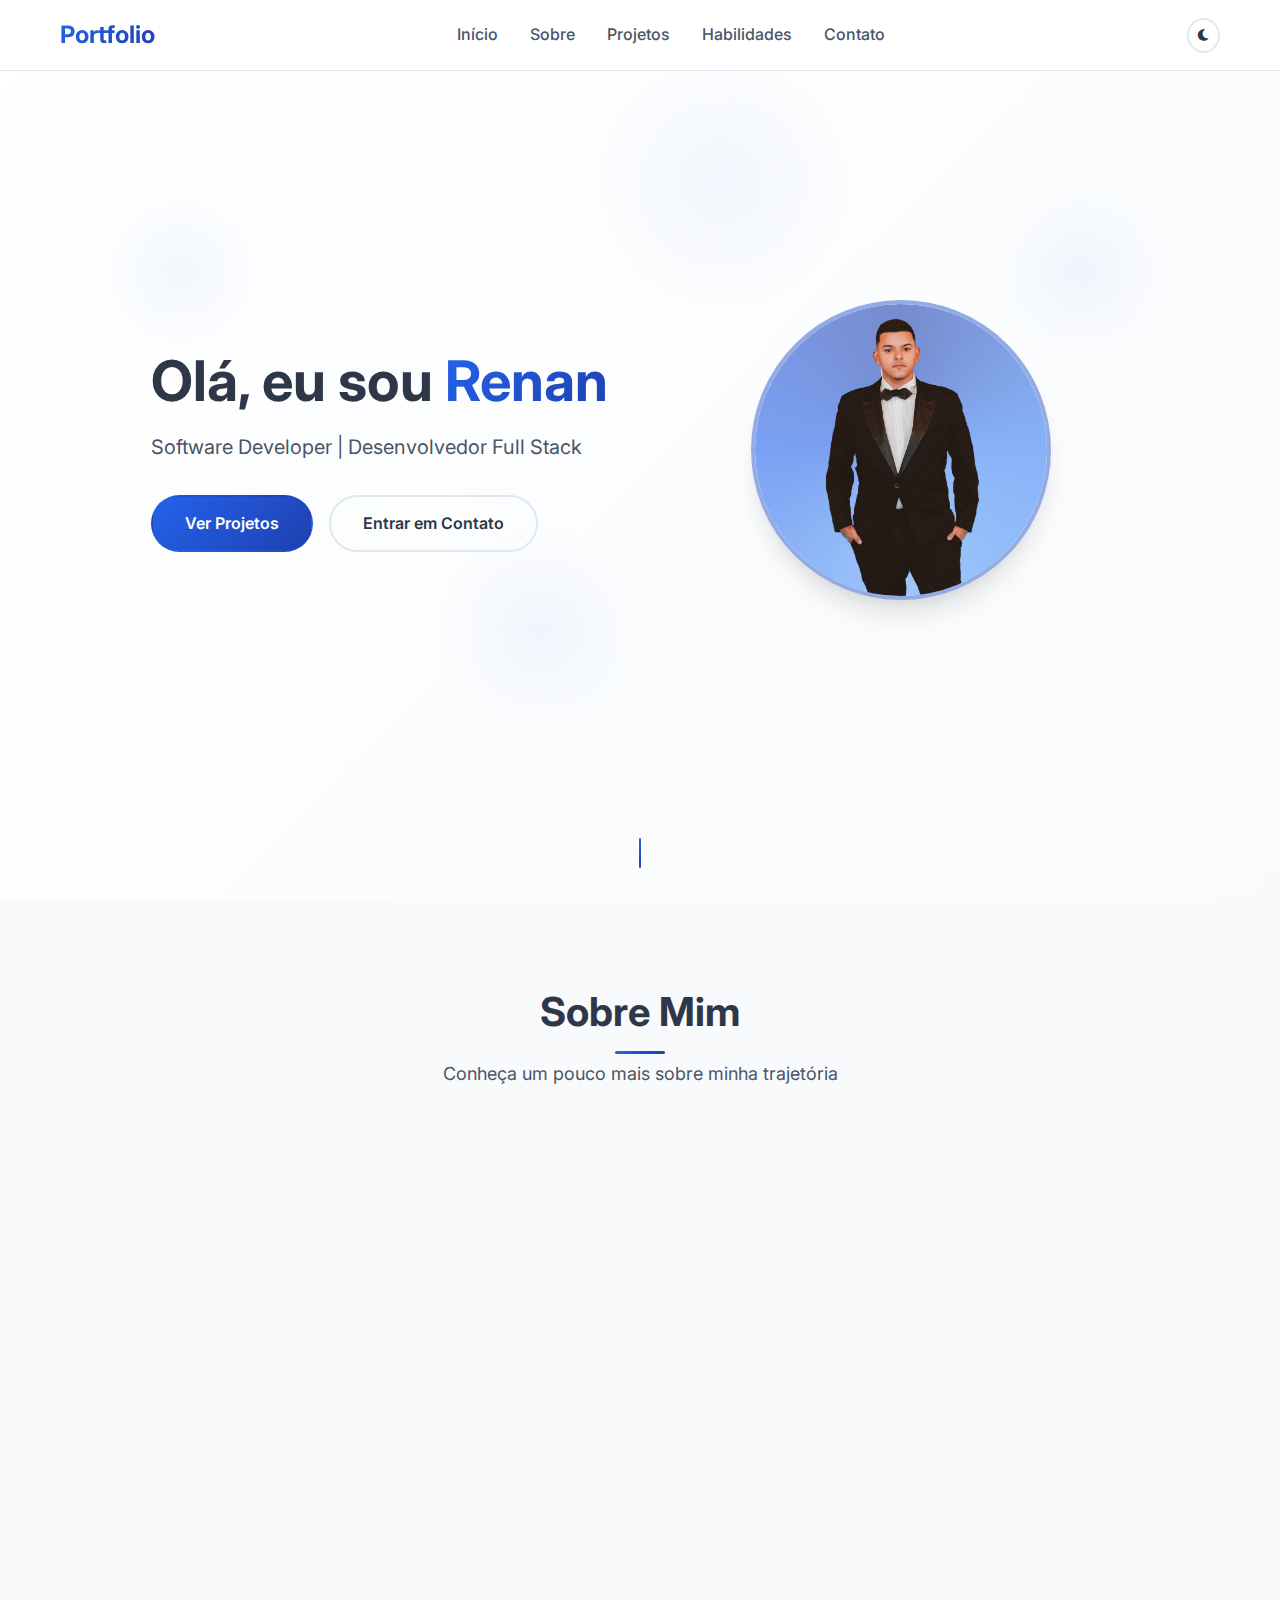
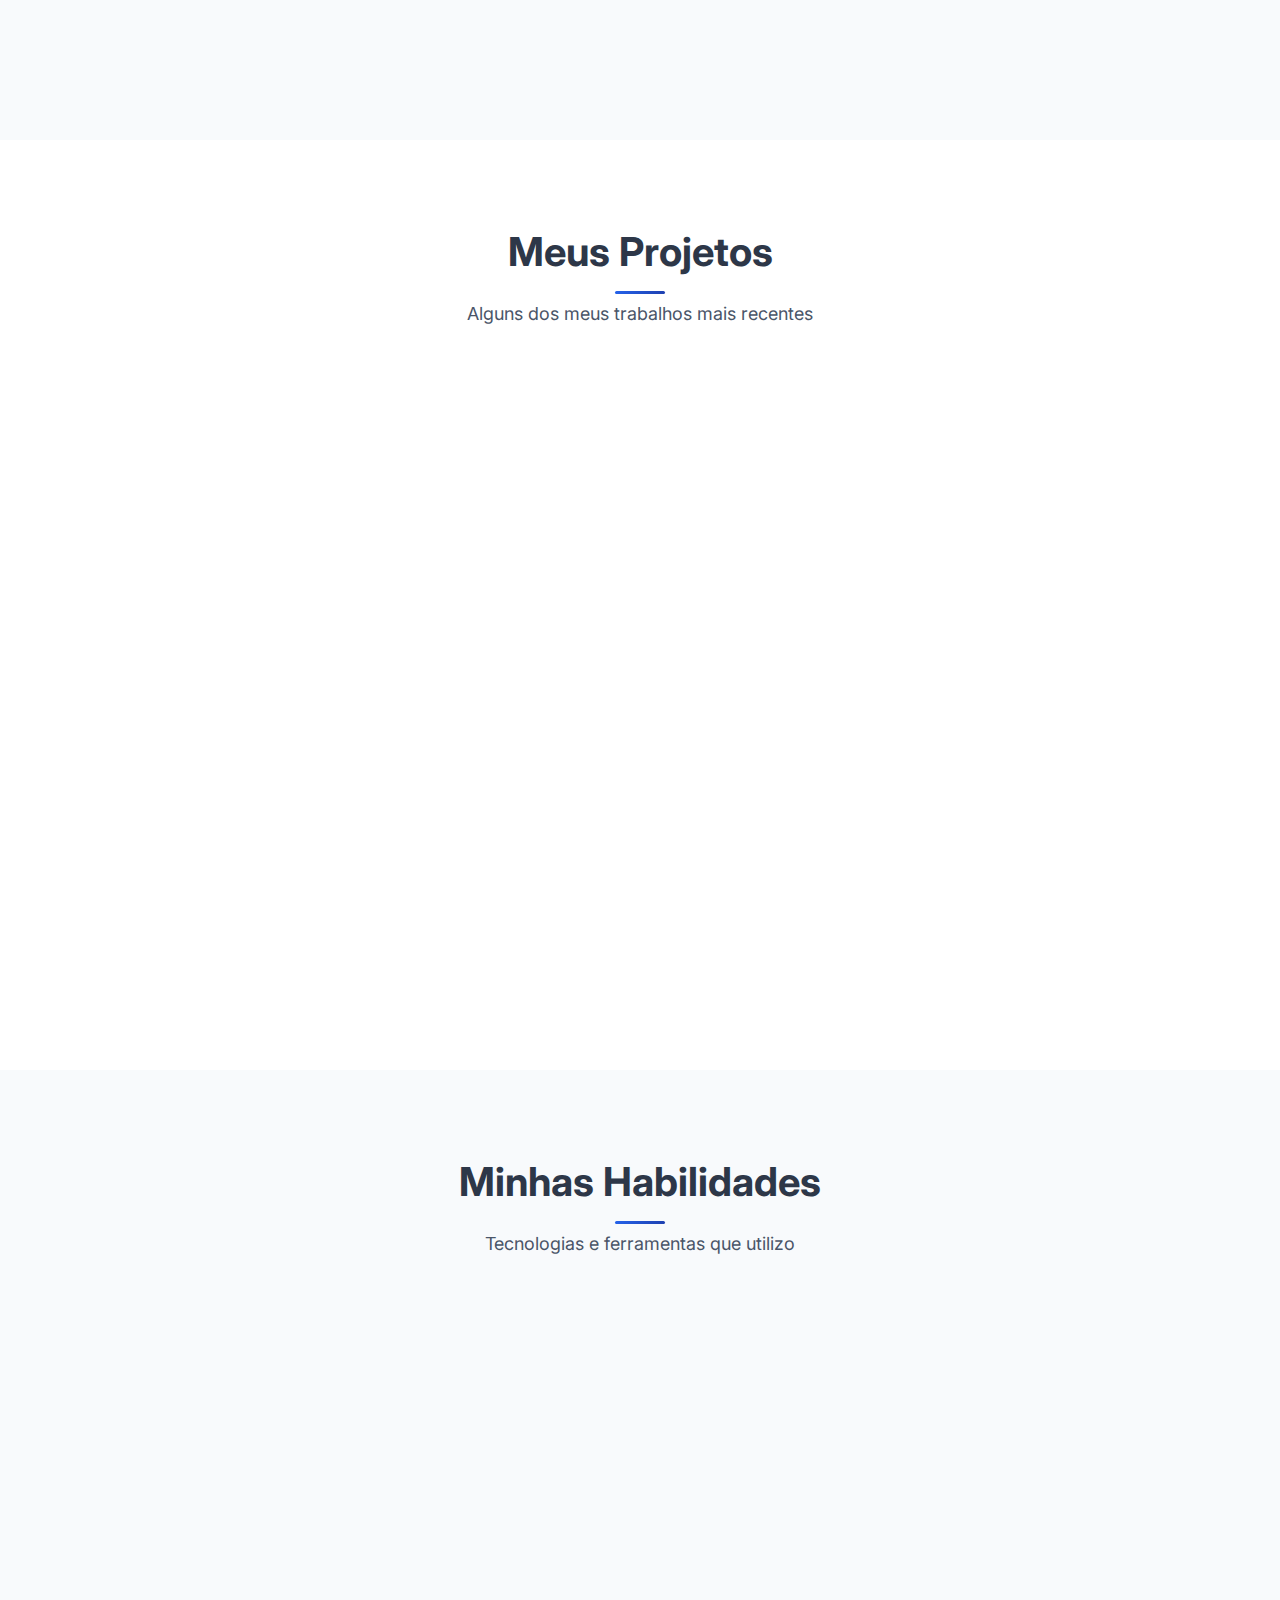
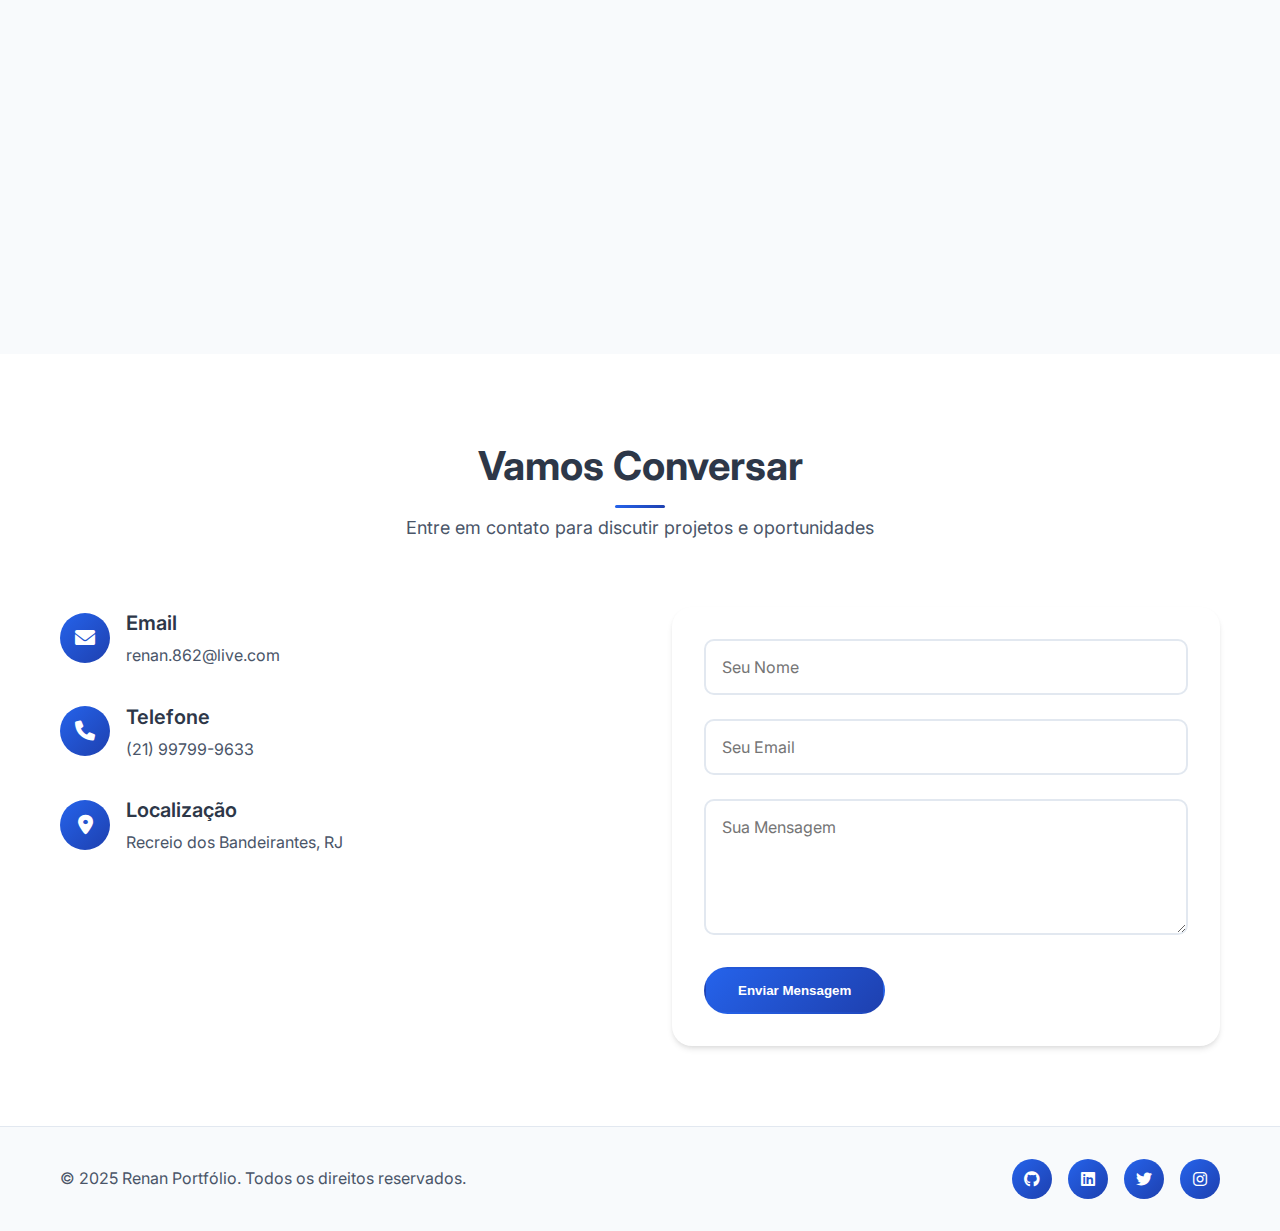
<file: index.html>
<!DOCTYPE html>
<html lang="pt-br">
<head>
    <meta charset="UTF-8">
    <meta name="viewport" content="width=device-width, initial-scale=1.0">
    <title>Portfólio</title>
    <link rel="stylesheet" href="css/style.css">
    <link rel="preconnect" href="https://fonts.googleapis.com">
    <link rel="preconnect" href="https://fonts.gstatic.com" crossorigin>
    <link href="https://fonts.googleapis.com/css2?family=Inter:wght@300;400;500;600;700&display=swap" rel="stylesheet">
    <link rel="stylesheet" href="https://cdnjs.cloudflare.com/ajax/libs/font-awesome/6.0.0/css/all.min.css">
    <script async src="https://pagead2.googlesyndication.com/pagead/js/adsbygoogle.js?client=ca-pub-2770021499641075"
     crossorigin="anonymous"></script>
</head>
<body>
    <!-- Header -->
    <header class="header">
        <nav class="nav">
            <div class="nav-container">
                <a href="#home" class="nav-logo">
                    <span class="logo-text">Portfolio</span>
                </a>
                <ul class="nav-menu">
                    <li class="nav-item">
                        <a href="#home" class="nav-link">Início</a>
                    </li>
                    <li class="nav-item">
                        <a href="#about" class="nav-link">Sobre</a>
                    </li>
                    <li class="nav-item">
                        <a href="#projects" class="nav-link">Projetos</a>
                    </li>
                    <li class="nav-item">
                        <a href="#skills" class="nav-link">Habilidades</a>
                    </li>
                    <li class="nav-item">
                        <a href="#contact" class="nav-link">Contato</a>
                    </li>
                </ul>
                <div class="nav-toggle">
                    <button class="theme-toggle" id="theme-toggle">
                        <i class="fas fa-moon"></i>
                    </button>
                    <button class="hamburger" id="hamburger">
                        <span></span>
                        <span></span>
                        <span></span>
                    </button>
                </div>
            </div>
        </nav>
    </header>

    <!-- Hero Section -->
    <section id="home" class="hero">
        <div class="hero-container">
            <div class="hero-content">
                <h1 class="hero-title">
                    Olá, eu sou <span class="highlight">Renan</span>
                </h1>
                <p class="hero-subtitle">Software Developer | Desenvolvedor Full Stack</p>
                <div class="hero-buttons">
                    <a href="#projects" class="btn btn-primary">Ver Projetos</a>
                    <a href="#contact" class="btn btn-secondary">Entrar em Contato</a>
                </div>
            </div>
            <div class="hero-image">
                <div class="hero-avatar">
                    <img src="photo.png" alt="Foto de perfil">
                </div>
            </div>
        </div>
        <div class="hero-scroll">
            <div class="scroll-indicator"></div>
        </div>
    </section>

    <!-- About Section -->
    <section id="about" class="about">
        <div class="container">
            <div class="section-header">
                <h2 class="section-title">Sobre Mim</h2>
                <p class="section-subtitle">Conheça um pouco mais sobre minha trajetória</p>
            </div>
            <div class="about-content">
                <div class="about-text">
                    <p>Desenvolvedor Full Stack com experiência na criação de aplicações web e mobile. Especializado no ecossistema <strong>Node.js</strong> para o desenvolvimento de <strong>APIs REST</strong> escaláveis e na construção de interfaces com <strong>React</strong> e <strong>React Native</strong>.</p>
                    <p>Possuo vivência prática com implantação e gerenciamento de bancos de dados em ambientes de nuvem como <strong>AWS</strong> e <strong>Oracle Cloud</strong>, focado em entregar soluções eficientes e de alta performance. Atualmente trabalho como Programador de Sistemas de Informação na HBM Proteção Veicular, onde desenvolvo APIs REST e integro sistemas externos.</p>
                    <div class="about-stats">
                        <div class="stat">
                            <h3>3+</h3>
                            <p>Anos de Experiência</p>
                        </div>
                        <div class="stat">
                            <h3>10+</h3>
                            <p>Projetos Desenvolvidos</p>
                        </div>
                        <div class="stat">
                            <h3>15+</h3>
                            <p>Tecnologias Dominadas</p>
                        </div>
                    </div>
                </div>
            </div>
        </div>
    </section>

    <!-- Projects Section -->
    <section id="projects" class="projects">
        <div class="container">
            <div class="section-header">
                <h2 class="section-title">Meus Projetos</h2>
                <p class="section-subtitle">Alguns dos meus trabalhos mais recentes</p>
            </div>
            <div class="projects-grid">
                <div class="project-card">
                    <div class="project-image">
                        <img src="catalogo-pro.jpg" alt="Catalogo Pro">
                        <div class="project-overlay">
                            <div class="project-links">
                              <!--    <a href="#" class="project-link"><i class="fas fa-external-link-alt"></i></a>
                                <a href="#" class="project-link"><i class="fab fa-github"></i></a>-->
                            </div>
                        </div>
                    </div>
                    <div class="project-content">
                        <h3 class="project-title">Catalogo Pro</h3>
                        <p class="project-description">Aplicativo comercial completo desenvolvido do zero utilizando React Native e Expo, com banco de dados na Oracle Cloud e integração WhatsApp para otimização de vendas.</p>
                        <div class="project-tech">
                            <span class="tech-tag">React Native</span>
                            <span class="tech-tag">Expo</span>
                            <span class="tech-tag">Oracle Cloud</span>
                        </div>
                    </div>
                </div>

                <div class="project-card">
                    <div class="project-image">
                        <img src="mini-shop.jpg" alt="APIs REST">
                        <div class="project-overlay">
                            <div class="project-links">
                               <!-- <a href="#" class="project-link"><i class="fas fa-external-link-alt"></i></a>
                                <a href="#" class="project-link"><i class="fab fa-github"></i></a> -->
                            </div>
                        </div>
                    </div>
                    <div class="project-content">
                        <h3 class="project-title">Sistema - Mini-Shop</h3>
                        <p class="project-description">Plataforma de gestão, controle e vendas. Desenvolvida com foco em performance e escalabilidade, utilizando as melhores práticas de desenvolvimento.</p>
                        <div class="project-tech">
                            <span class="tech-tag">Node.js</span>
                            <span class="tech-tag">React</span>
                            <span class="tech-tag">APIs REST</span>
                            <span class="tech-tag">MySQL</span>
                        </div>
                    </div>
                </div>

                <div class="project-card">
                    <div class="project-image">
                        <img src="bot-wpp.jpg" alt="Bot WhatsApp">
                        <div class="project-overlay">
                            <div class="project-links">
                               <!-- <a href="#" class="project-link"><i class="fas fa-external-link-alt"></i></a>
                                <a href="#" class="project-link"><i class="fab fa-github"></i></a> -->
                            </div>
                        </div>
                    </div>
                    <div class="project-content">
                        <h3 class="project-title">Bot WhatsApp</h3>
                        <p class="project-description">Bot de resposta automática para WhatsApp, melhorando o tempo de resposta e a comunicação com os clientes através de automação inteligente.</p>
                        <div class="project-tech">
                            <span class="tech-tag">JavaScript</span>
                            <span class="tech-tag">WhatsApp API</span>
                            <span class="tech-tag">n8n</span>
                        </div>
                    </div>
                </div>
            </div>
        </div>
    </section>

    <!-- Skills Section -->
    <section id="skills" class="skills">
        <div class="container">
            <div class="section-header">
                <h2 class="section-title">Minhas Habilidades</h2>
                <p class="section-subtitle">Tecnologias e ferramentas que utilizo</p>
            </div>
            <div class="skills-grid">
                <div class="skill-category">
                    <h3>Frontend & Mobile</h3>
                    <div class="skill-items">
                        <div class="skill-item">
                            <i class="fab fa-html5"></i>
                            <span>HTML5</span>
                        </div>
                        <div class="skill-item">
                            <i class="fab fa-css3-alt"></i>
                            <span>CSS3</span>
                        </div>
                        <div class="skill-item">
                            <i class="fab fa-js-square"></i>
                            <span>JavaScript</span>
                        </div>
                        <div class="skill-item">
                            <i class="fab fa-react"></i>
                            <span>React</span>
                        </div>
                        <div class="skill-item">
                            <i class="fab fa-react"></i>
                            <span>React Native</span>
                        </div>
                        <div class="skill-item">
                            <i class="fas fa-mobile-alt"></i>
                            <span>Expo</span>
                        </div>
                    </div>
                </div>

                <div class="skill-category">
                    <h3>Backend & Databases</h3>
                    <div class="skill-items">
                        <div class="skill-item">
                            <i class="fab fa-node-js"></i>
                            <span>Node.js</span>
                        </div>
                        <div class="skill-item">
                            <i class="fab fa-python"></i>
                            <span>Python</span>
                        </div>
                        <div class="skill-item">
                            <i class="fas fa-server"></i>
                            <span>APIs REST</span>
                        </div>
                        <div class="skill-item">
                            <i class="fas fa-database"></i>
                            <span>MySQL</span>
                        </div>
                        <div class="skill-item">
                            <i class="fas fa-database"></i>
                            <span>SQLite</span>
                        </div>
                    </div>
                </div>

                <div class="skill-category">
                    <h3>Cloud & DevOps</h3>
                    <div class="skill-items">
                        <div class="skill-item">
                            <i class="fas fa-cloud"></i>
                            <span>AWS</span>
                        </div>
                        <div class="skill-item">
                            <i class="fas fa-cloud"></i>
                            <span>Oracle Cloud</span>
                        </div>
                        <div class="skill-item">
                            <i class="fab fa-docker"></i>
                            <span>Docker</span>
                        </div>
                        <div class="skill-item">
                            <i class="fab fa-git-alt"></i>
                            <span>Git</span>
                        </div>
                        <div class="skill-item">
                            <i class="fab fa-github"></i>
                            <span>GitHub</span>
                        </div>
                        <div class="skill-item">
                            <i class="fas fa-chart-bar"></i>
                            <span>Power BI</span>
                        </div>
                        <div class="skill-item">
                            <i class="fas fa-table"></i>
                            <span>Excel</span>
                        </div>
                        <div class="skill-item">
                            <i class="fas fa-cogs"></i>
                            <span>n8n</span>
                        </div>
                        
                    </div>
                </div>
            </div>
        </div>
    </section>

    <!-- Contact Section -->
    <section id="contact" class="contact">
        <div class="container">
            <div class="section-header">
                <h2 class="section-title">Vamos Conversar</h2>
                <p class="section-subtitle">Entre em contato para discutir projetos e oportunidades</p>
            </div>
            <div class="contact-content">
                <div class="contact-info">
                    <div class="contact-item">
                        <i class="fas fa-envelope"></i>
                        <div>
                            <h3>Email</h3>
                            <p>renan.862@live.com</p>
                        </div>
                    </div>
                    <div class="contact-item">
                        <i class="fas fa-phone"></i>
                        <div>
                            <h3>Telefone</h3>
                            <p>(21) 99799-9633</p>
                        </div>
                    </div>
                    <div class="contact-item">
                        <i class="fas fa-map-marker-alt"></i>
                        <div>
                            <h3>Localização</h3>
                            <p>Recreio dos Bandeirantes, RJ</p>
                        </div>
                    </div>
                </div>
                <div class="contact-form">
                    <form 
                        id="contact-form"
                        action="https://formsubmit.co/renan.862@live.com" 
                        method="POST"
                    >
                        <!-- FormSubmit Configuration -->
                        <input type="hidden" name="_subject" value="Nova mensagem do portfólio!">
                        <input type="hidden" name="_captcha" value="false">
                        <input type="hidden" name="_template" value="table">
                        <input type="hidden" name="_next" value="https://renan862.github.io/obrigado.html">
                        
                        <div class="form-group">
                            <input type="text" name="name" placeholder="Seu Nome" required>
                        </div>
                        <div class="form-group">
                            <input type="email" name="email" placeholder="Seu Email" required>
                        </div>
                        <div class="form-group">
                            <textarea name="message" placeholder="Sua Mensagem" rows="5" required></textarea>
                        </div>
                        <button type="submit" class="btn btn-primary">Enviar Mensagem</button>
                    </form>
                </div>
            </div>
        </div>
    </section>

    <!-- Footer -->
    <footer class="footer">
        <div class="container">
            <div class="footer-content">
                <div class="footer-text">
                    <p>&copy; 2025 Renan Portfólio. Todos os direitos reservados.</p>
                </div>
                <div class="footer-social">
                    <a href="https://github.com/renan862" class="social-link" target="_blank"><i class="fab fa-github"></i></a>
                    <a href="https://linkedin.com/in/renan-s-160520a3" class="social-link" target="_blank"><i class="fab fa-linkedin"></i></a>
                    <a href="#" class="social-link"><i class="fab fa-twitter"></i></a>
                    <a href="#" class="social-link"><i class="fab fa-instagram"></i></a>
                </div>
            </div>
        </div>
    </footer>

    <script src="js/script.js"></script>
</body>
</html>
</file>
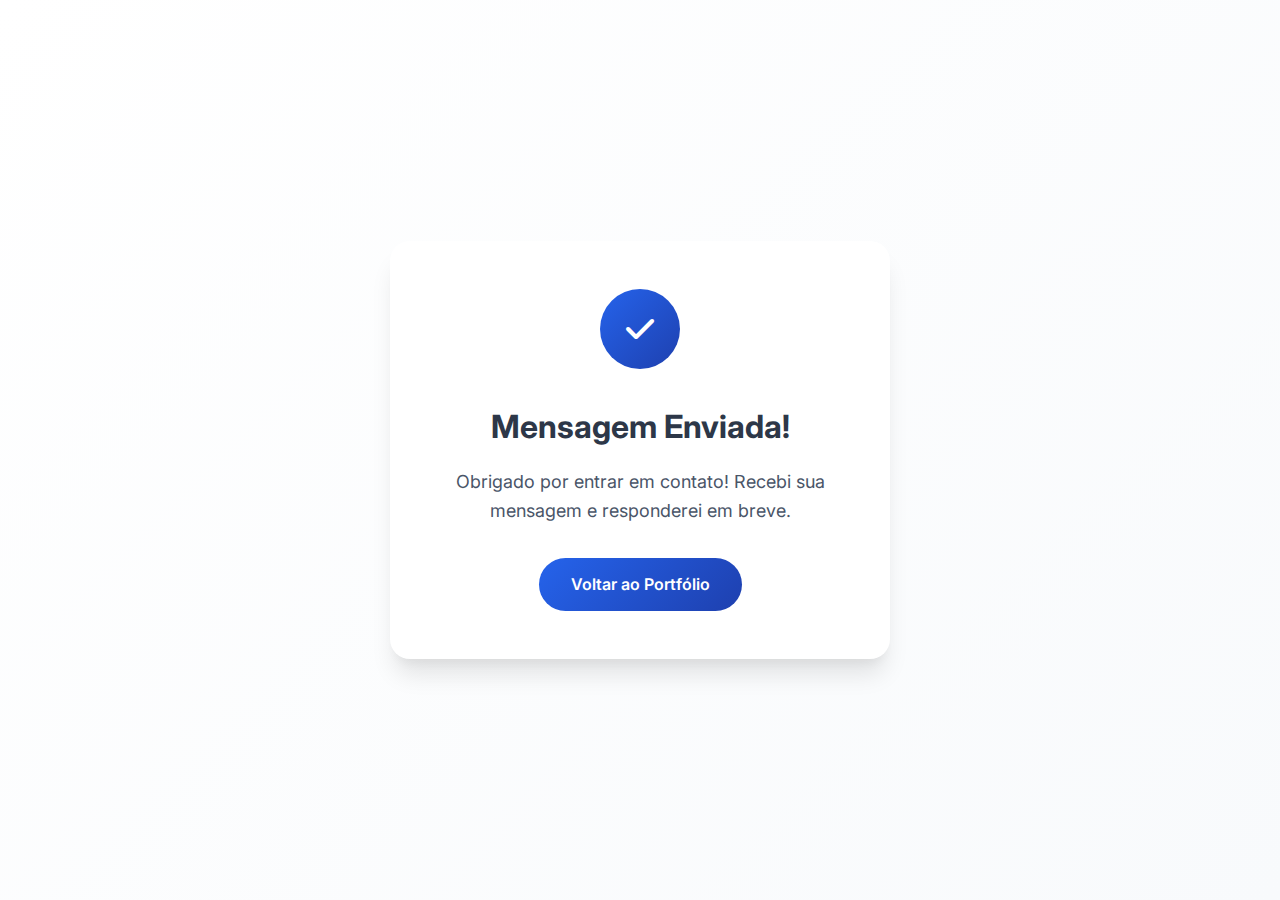
<file: obrigado.html>
<!DOCTYPE html>
<html lang="pt-br">
<head>
    <meta charset="UTF-8">
    <meta name="viewport" content="width=device-width, initial-scale=1.0">
    <title>Mensagem Enviada - Obrigado!</title>
    <link rel="stylesheet" href="css/style.css">
    <link href="https://fonts.googleapis.com/css2?family=Inter:wght@300;400;500;600;700&display=swap" rel="stylesheet">
    <link rel="stylesheet" href="https://cdnjs.cloudflare.com/ajax/libs/font-awesome/6.0.0/css/all.min.css">
</head>
<body>
    <div style="
        min-height: 100vh; 
        display: flex; 
        align-items: center; 
        justify-content: center; 
        background: linear-gradient(135deg, var(--bg-primary) 0%, var(--bg-secondary) 100%);
        text-align: center;
        padding: 2rem;
    ">
        <div style="
            background: var(--bg-card);
            padding: 3rem 2rem;
            border-radius: 20px;
            box-shadow: var(--shadow-heavy);
            max-width: 500px;
            width: 100%;
        ">
            <div style="
                width: 80px;
                height: 80px;
                background: var(--gradient-primary);
                border-radius: 50%;
                display: flex;
                align-items: center;
                justify-content: center;
                margin: 0 auto 2rem;
                color: white;
                font-size: 2rem;
            ">
                <i class="fas fa-check"></i>
            </div>
            
            <h1 style="
                font-size: 2rem;
                font-weight: 700;
                margin-bottom: 1rem;
                color: var(--text-primary);
            ">Mensagem Enviada!</h1>
            
            <p style="
                font-size: 1.125rem;
                color: var(--text-secondary);
                margin-bottom: 2rem;
                line-height: 1.6;
            ">
                Obrigado por entrar em contato! Recebi sua mensagem e responderei em breve.
            </p>
            
            <a href="index.html" style="
                display: inline-block;
                padding: 0.875rem 2rem;
                background: var(--gradient-primary);
                color: white;
                text-decoration: none;
                border-radius: 50px;
                font-weight: 600;
                transition: all 0.3s ease;
            ">
                Voltar ao Portfólio
            </a>
        </div>
    </div>

    <script>
        // Auto redirect after 5 seconds
        setTimeout(() => {
            window.location.href = 'index.html';
        }, 5000);
    </script>
</body>
</html>
</file>
<file: css/style.css>
:root {
    --primary-color: #2563eb;
    --secondary-color: #1e40af;
    --accent-color: #3b82f6;
    --text-primary: #2d3748;
    --text-secondary: #4a5568;
    --text-light: #718096;
    --bg-primary: #ffffff;
    --bg-secondary: #f8fafc;
    --bg-card: #ffffff;
    --border-color: #e2e8f0;
    --shadow-light: 0 4px 6px -1px rgba(0, 0, 0, 0.1), 0 2px 4px -1px rgba(0, 0, 0, 0.06);
    --shadow-medium: 0 10px 15px -3px rgba(0, 0, 0, 0.1), 0 4px 6px -2px rgba(0, 0, 0, 0.05);
    --shadow-heavy: 0 20px 25px -5px rgba(0, 0, 0, 0.1), 0 10px 10px -5px rgba(0, 0, 0, 0.04);
    --gradient-primary: linear-gradient(135deg, var(--primary-color), var(--secondary-color));
    --gradient-accent: linear-gradient(135deg, var(--accent-color), var(--primary-color));
}

[data-theme="dark"] {
    --text-primary: #f7fafc;
    --text-secondary: #e2e8f0;
    --text-light: #a0aec0;
    --bg-primary: #1a202c;
    --bg-secondary: #2d3748;
    --bg-card: #2d3748;
    --border-color: #4a5568;
}

* {
    margin: 0;
    padding: 0;
    box-sizing: border-box;
}

html {
    scroll-behavior: smooth;
}

body {
    font-family: 'Inter', sans-serif;
    line-height: 1.6;
    color: var(--text-primary);
    background-color: var(--bg-primary);
    transition: all 0.3s ease;
}

.container {
    max-width: 1200px;
    margin: 0 auto;
    padding: 0 20px;
}

/* Header */
.header {
    position: fixed;
    top: 0;
    width: 100%;
    background: var(--bg-primary);
    backdrop-filter: blur(10px);
    border-bottom: 1px solid var(--border-color);
    z-index: 1000;
    transition: all 0.3s ease;
}

.nav-container {
    max-width: 1200px;
    margin: 0 auto;
    display: flex;
    justify-content: space-between;
    align-items: center;
    padding: 1rem 20px;
}

.nav-logo {
    text-decoration: none;
    color: var(--text-primary);
}

.logo-text {
    font-size: 1.5rem;
    font-weight: 700;
    background: var(--gradient-primary);
    -webkit-background-clip: text;
    -webkit-text-fill-color: transparent;
    background-clip: text;
}

.nav-menu {
    display: flex;
    list-style: none;
    gap: 2rem;
}

.nav-link {
    text-decoration: none;
    color: var(--text-secondary);
    font-weight: 500;
    transition: color 0.3s ease;
    position: relative;
}

.nav-link:hover {
    color: var(--primary-color);
}

.nav-link::after {
    content: '';
    position: absolute;
    bottom: -5px;
    left: 0;
    width: 0;
    height: 2px;
    background: var(--gradient-primary);
    transition: width 0.3s ease;
}

.nav-link:hover::after {
    width: 100%;
}

.nav-toggle {
    display: flex;
    align-items: center;
    gap: 1rem;
}

.theme-toggle {
    background: none;
    border: 2px solid var(--border-color);
    color: var(--text-primary);
    padding: 0.5rem;
    border-radius: 50%;
    cursor: pointer;
    transition: all 0.3s ease;
}

.theme-toggle:hover {
    border-color: var(--primary-color);
    color: var(--primary-color);
}

.hamburger {
    display: none;
    flex-direction: column;
    background: none;
    border: none;
    cursor: pointer;
    padding: 0.5rem;
}

.hamburger span {
    width: 25px;
    height: 3px;
    background: var(--text-primary);
    margin: 3px 0;
    transition: 0.3s;
}

/* Hero Section */
.hero {
    min-height: 100vh;
    display: flex;
    align-items: center;
    background: linear-gradient(135deg, var(--bg-primary) 0%, var(--bg-secondary) 100%);
    position: relative;
    overflow: hidden;
}

.hero::before {
    content: '';
    position: absolute;
    top: 0;
    left: 0;
    right: 0;
    bottom: 0;
    background: url('data:image/svg+xml,<svg xmlns="http://www.w3.org/2000/svg" viewBox="0 0 1000 1000"><defs><radialGradient id="a" cx="50%" cy="50%" r="50%"><stop offset="0%" stop-color="%232563eb" stop-opacity="0.1"/><stop offset="100%" stop-color="%232563eb" stop-opacity="0"/></radialGradient></defs><circle cx="200" cy="300" r="100" fill="url(%23a)"/><circle cx="800" cy="200" r="150" fill="url(%23a)"/><circle cx="600" cy="700" r="120" fill="url(%23a)"/></svg>');
    opacity: 0.5;
    z-index: 0;
}

.hero-container {
    display: grid;
    grid-template-columns: 1fr 1fr;
    gap: 4rem;
    align-items: center;
    position: relative;
    z-index: 1;
    max-width: 1200px;
    margin: 0 auto;
    padding: 0 20px;
}

.hero-content {
    animation: fadeInUp 1s ease-out;
}

.hero-title {
    font-size: 3.5rem;
    font-weight: 700;
    margin-bottom: 1rem;
    line-height: 1.2;
}

.highlight {
    background: var(--gradient-primary);
    -webkit-background-clip: text;
    -webkit-text-fill-color: transparent;
    background-clip: text;
}

.hero-subtitle {
    font-size: 1.25rem;
    color: var(--text-secondary);
    margin-bottom: 2rem;
}

.hero-buttons {
    display: flex;
    gap: 1rem;
}

.btn {
    padding: 0.875rem 2rem;
    border-radius: 50px;
    text-decoration: none;
    font-weight: 600;
    transition: all 0.3s ease;
    border: 2px solid transparent;
    cursor: pointer;
    display: inline-block;
}

.btn-primary {
    background: var(--gradient-primary);
    color: white;
}

.btn-primary:hover {
    transform: translateY(-2px);
    box-shadow: var(--shadow-medium);
}

.btn-secondary {
    background: transparent;
    color: var(--text-primary);
    border-color: var(--border-color);
}

.btn-secondary:hover {
    border-color: var(--primary-color);
    color: var(--primary-color);
}

.hero-image {
    display: flex;
    justify-content: center;
    animation: fadeInUp 1s ease-out 0.3s both;
}

.hero-avatar {
    width: 300px;
    height: 300px;
    border-radius: 50%;
    overflow: hidden;
    border: 4px solid #92abe4;
    box-shadow: var(--shadow-heavy);
    position: relative;
}

.hero-avatar::before {
    content: '';
    position: absolute;
    top: -50%;
    left: -50%;
    width: 200%;
    height: 200%;
    background: conic-gradient(
        #1e40af 0deg,
        #3b82f6 90deg,
        #60a5fa 180deg,
        #2563eb 270deg,
        #1e40af 360deg
    );
    animation: rotate 6s linear infinite;
    z-index: -1;
    opacity: 0.6;
}

.hero-avatar img {
    width: 100%;
    height: 100%;
    object-fit: cover;
}

.hero-scroll {
    position: absolute;
    bottom: 2rem;
    left: 50%;
    transform: translateX(-50%);
    animation: bounce 2s infinite;
}

.scroll-indicator {
    width: 2px;
    height: 30px;
    background: var(--gradient-primary);
    border-radius: 2px;
}

/* Section Styles */
.section-header {
    text-align: center;
    margin-bottom: 4rem;
}

.section-title {
    font-size: 2.5rem;
    font-weight: 700;
    margin-bottom: 1rem;
    position: relative;
    display: inline-block;
}

.section-title::after {
    content: '';
    position: absolute;
    bottom: -10px;
    left: 50%;
    transform: translateX(-50%);
    width: 50px;
    height: 3px;
    background: var(--gradient-primary);
    border-radius: 2px;
}

.section-subtitle {
    font-size: 1.125rem;
    color: var(--text-secondary);
    max-width: 600px;
    margin: 0 auto;
}

/* About Section */
.about {
    padding: 5rem 0;
    background: var(--bg-secondary);
}

.about-content {
    max-width: 800px;
    margin: 0 auto;
}

.about-text {
    text-align: center;
}

.about-text p {
    font-size: 1.125rem;
    color: var(--text-secondary);
    margin-bottom: 2rem;
}

.about-stats {
    display: grid;
    grid-template-columns: repeat(3, 1fr);
    gap: 2rem;
    margin-top: 3rem;
}

.stat {
    text-align: center;
    padding: 2rem;
    background: var(--bg-card);
    border-radius: 20px;
    box-shadow: var(--shadow-light);
    transition: transform 0.3s ease;
}

.stat:hover {
    transform: translateY(-5px);
}

.stat h3 {
    font-size: 2.5rem;
    font-weight: 700;
    background: var(--gradient-primary);
    -webkit-background-clip: text;
    -webkit-text-fill-color: transparent;
    background-clip: text;
    margin-bottom: 0.5rem;
}

.stat p {
    color: var(--text-secondary);
    font-weight: 500;
}

/* Projects Section */
.projects {
    padding: 5rem 0;
}

.projects-grid {
    display: grid;
    grid-template-columns: repeat(auto-fit, minmax(350px, 1fr));
    gap: 2rem;
}

.project-card {
    background: var(--bg-card);
    border-radius: 20px;
    overflow: hidden;
    box-shadow: var(--shadow-light);
    transition: all 0.3s ease;
}

.project-card:hover {
    transform: translateY(-10px);
    box-shadow: var(--shadow-heavy);
}

.project-image {
    position: relative;
    overflow: hidden;
}

.project-image img {
    width: 100%;
    height: 250px;
    object-fit: cover;
    transition: transform 0.3s ease;
}

.project-overlay {
    position: absolute;
    top: 0;
    left: 0;
    right: 0;
    bottom: 0;
    background: rgba(0, 0, 0, 0.8);
    display: flex;
    align-items: center;
    justify-content: center;
    opacity: 0;
    transition: opacity 0.3s ease;
}

.project-card:hover .project-overlay {
    opacity: 1;
}

.project-card:hover .project-image img {
    transform: scale(1.1);
}

.project-links {
    display: flex;
    gap: 1rem;
}

.project-link {
    width: 50px;
    height: 50px;
    background: var(--gradient-primary);
    border-radius: 50%;
    display: flex;
    align-items: center;
    justify-content: center;
    color: white;
    text-decoration: none;
    transition: transform 0.3s ease;
}

.project-link:hover {
    transform: scale(1.1);
}

.project-content {
    padding: 2rem;
}

.project-title {
    font-size: 1.5rem;
    font-weight: 600;
    margin-bottom: 1rem;
}

.project-description {
    color: var(--text-secondary);
    margin-bottom: 1.5rem;
    line-height: 1.6;
}

.project-tech {
    display: flex;
    flex-wrap: wrap;
    gap: 0.5rem;
}

.tech-tag {
    background: var(--gradient-primary);
    color: white;
    padding: 0.25rem 0.75rem;
    border-radius: 20px;
    font-size: 0.875rem;
    font-weight: 500;
}

/* Skills Section */
.skills {
    padding: 5rem 0;
    background: var(--bg-secondary);
}

.skills-grid {
    display: grid;
    grid-template-columns: repeat(auto-fit, minmax(300px, 1fr));
    gap: 2rem;
}

.skill-category {
    background: var(--bg-card);
    padding: 2rem;
    border-radius: 20px;
    box-shadow: var(--shadow-light);
    transition: transform 0.3s ease;
}

.skill-category:hover {
    transform: translateY(-5px);
}

.skill-category h3 {
    font-size: 1.5rem;
    font-weight: 600;
    margin-bottom: 1.5rem;
    text-align: center;
    color: var(--text-primary);
}

.skill-items {
    display: grid;
    grid-template-columns: repeat(auto-fit, minmax(120px, 1fr));
    gap: 1rem;
}

.skill-item {
    display: flex;
    flex-direction: column;
    align-items: center;
    padding: 1rem;
    background: var(--bg-secondary);
    border-radius: 15px;
    transition: all 0.3s ease;
}

.skill-item:hover {
    background: var(--gradient-primary);
    color: white;
    transform: translateY(-3px);
}

.skill-item i {
    font-size: 2rem;
    margin-bottom: 0.5rem;
}

.skill-item span {
    font-size: 0.875rem;
    font-weight: 500;
    text-align: center;
}

/* Contact Section */
.contact {
    padding: 5rem 0;
}

.contact-content {
    display: grid;
    grid-template-columns: 1fr 1fr;
    gap: 4rem;
    align-items: start;
}

.contact-item {
    display: flex;
    align-items: center;
    gap: 1rem;
    margin-bottom: 2rem;
}

.contact-item i {
    width: 50px;
    height: 50px;
    background: var(--gradient-primary);
    color: white;
    border-radius: 50%;
    display: flex;
    align-items: center;
    justify-content: center;
    font-size: 1.25rem;
}

.contact-item h3 {
    font-size: 1.25rem;
    font-weight: 600;
    margin-bottom: 0.25rem;
}

.contact-item p {
    color: var(--text-secondary);
}

.contact-form {
    background: var(--bg-card);
    padding: 2rem;
    border-radius: 20px;
    box-shadow: var(--shadow-light);
}

.form-group {
    margin-bottom: 1.5rem;
}

.form-group input,
.form-group textarea {
    width: 100%;
    padding: 1rem;
    border: 2px solid var(--border-color);
    border-radius: 10px;
    font-family: inherit;
    font-size: 1rem;
    background: var(--bg-primary);
    color: var(--text-primary);
    transition: border-color 0.3s ease;
}

.form-group input:focus,
.form-group textarea:focus {
    outline: none;
    border-color: var(--primary-color);
}

.form-group textarea {
    resize: vertical;
    min-height: 120px;
}

/* Footer */
.footer {
    background: var(--bg-secondary);
    padding: 2rem 0;
    border-top: 1px solid var(--border-color);
}

.footer-content {
    display: flex;
    justify-content: space-between;
    align-items: center;
}

.footer-text p {
    color: var(--text-secondary);
}

.footer-social {
    display: flex;
    gap: 1rem;
}

.social-link {
    width: 40px;
    height: 40px;
    background: var(--gradient-primary);
    color: white;
    border-radius: 50%;
    display: flex;
    align-items: center;
    justify-content: center;
    text-decoration: none;
    transition: transform 0.3s ease;
}

.social-link:hover {
    transform: translateY(-2px);
}

/* Animations */
@keyframes fadeInUp {
    from {
        opacity: 0;
        transform: translateY(30px);
    }
    to {
        opacity: 1;
        transform: translateY(0);
    }
}

@keyframes bounce {
    0%, 20%, 50%, 80%, 100% {
        transform: translateY(0);
    }
    40% {
        transform: translateY(-10px);
    }
    60% {
        transform: translateY(-5px);
    }
}

@keyframes rotate {
    from {
        transform: rotate(0deg);
    }
    to {
        transform: rotate(360deg);
    }
}

/* Responsive Design */
@media (max-width: 768px) {
    .nav-menu {
        position: fixed;
        top: 70px;
        left: -100%;
        width: 100%;
        background: var(--bg-primary);
        flex-direction: column;
        text-align: center;
        transition: left 0.3s ease;
        box-shadow: var(--shadow-medium);
        padding: 2rem 0;
    }

    .nav-menu.active {
        left: 0;
    }

    .hamburger {
        display: flex;
    }

    .hero-container {
        grid-template-columns: 1fr;
        text-align: center;
        gap: 2rem;
        padding: 2rem 20px;
        max-width: 100%;
    }

    .hero {
        padding-top: 80px; /* Account for fixed header */
        min-height: calc(100vh - 80px);
    }

    .hero-title {
        font-size: 2.5rem;
        margin-bottom: 0.5rem;
    }

    .hero-subtitle {
        font-size: 1.1rem;
        margin-bottom: 1.5rem;
    }

    .hero-buttons {
        justify-content: center;
        flex-wrap: wrap;
        gap: 0.8rem;
    }

    .hero-avatar {
        width: 200px;
        height: 200px;
        margin: 0 auto;
        flex-shrink: 0; /* Prevent shrinking */
    }

    .about-stats {
        grid-template-columns: 1fr;
    }

    .projects-grid {
        grid-template-columns: 1fr;
    }

    .skills-grid {
        grid-template-columns: 1fr;
    }

    .contact-content {
        grid-template-columns: 1fr;
    }

    .footer-content {
        flex-direction: column;
        gap: 1rem;
        text-align: center;
    }
}

@media (max-width: 480px) {
    .container {
        padding: 0 15px;
    }

    .hero {
        padding-top: 70px; /* Account for fixed header on mobile */
        min-height: calc(100vh - 70px);
    }

    .hero-container {
        padding: 1.5rem 15px;
        gap: 1.5rem;
    }

    .hero-title {
        font-size: 1.8rem;
        line-height: 1.3;
        margin-bottom: 0.8rem;
    }

    .hero-subtitle {
        font-size: 1rem;
        margin-bottom: 1.2rem;
        line-height: 1.5;
    }

    .section-title {
        font-size: 2rem;
    }

    .btn {
        padding: 0.75rem 1.5rem;
        font-size: 0.9rem;
        width: 100%;
        max-width: 200px;
        margin-bottom: 0.5rem;
    }

    .hero-buttons {
        flex-direction: column;
        align-items: center;
        gap: 0.8rem;
        width: 100%;
        padding: 0 10px; /* Add horizontal padding to prevent edge touching */
    }

    .hero-avatar {
        width: 180px;
        height: 180px;
        flex-shrink: 0;
    }

    .skill-items {
        grid-template-columns: repeat(2, 1fr);
    }
}

/* Extra small devices (320px - 375px) */
@media (max-width: 375px) {
    .hero {
        padding-top: 65px; /* Account for fixed header on small mobile */
        min-height: calc(100vh - 65px);
    }

    .hero-container {
        padding: 1rem 10px;
        gap: 1rem;
    }

    .hero-title {
        font-size: 1.6rem;
        margin-bottom: 0.5rem;
    }

    .hero-subtitle {
        font-size: 0.9rem;
        margin-bottom: 1rem;
    }

    .btn {
        padding: 0.7rem 1.2rem;
        font-size: 0.85rem;
        max-width: 180px;
    }

    .hero-avatar {
        width: 150px;
        height: 150px;
        flex-shrink: 0;
    }

    .hero-buttons {
        gap: 0.6rem;
        padding: 0 5px; /* Add horizontal padding for very small screens */
    }
}

/* Smooth scrolling for all browsers */
html {
    scroll-behavior: smooth;
}

/* Custom scrollbar */
::-webkit-scrollbar {
    width: 8px;
}

::-webkit-scrollbar-track {
    background: var(--bg-secondary);
}

::-webkit-scrollbar-thumb {
    background: var(--gradient-primary);
    border-radius: 4px;
}

::-webkit-scrollbar-thumb:hover {
    background: var(--secondary-color);
}

/* Selection styling */
::selection {
    background: var(--primary-color);
    color: white;
}

/* Focus states for accessibility */
.btn:focus,
.nav-link:focus,
.theme-toggle:focus,
.form-group input:focus,
.form-group textarea:focus {
    outline: 2px solid var(--primary-color);
    outline-offset: 2px;
}

/* Loading states */
.loading {
    opacity: 0.6;
    pointer-events: none;
}

/* Utility classes */
.text-center {
    text-align: center;
}

.text-left {
    text-align: left;
}

.text-right {
    text-align: right;
}

.mb-1 { margin-bottom: 0.25rem; }
.mb-2 { margin-bottom: 0.5rem; }
.mb-3 { margin-bottom: 1rem; }
.mb-4 { margin-bottom: 1.5rem; }
.mb-5 { margin-bottom: 3rem; }

.mt-1 { margin-top: 0.25rem; }
.mt-2 { margin-top: 0.5rem; }
.mt-3 { margin-top: 1rem; }
.mt-4 { margin-top: 1.5rem; }
.mt-5 { margin-top: 3rem; }
</file>
